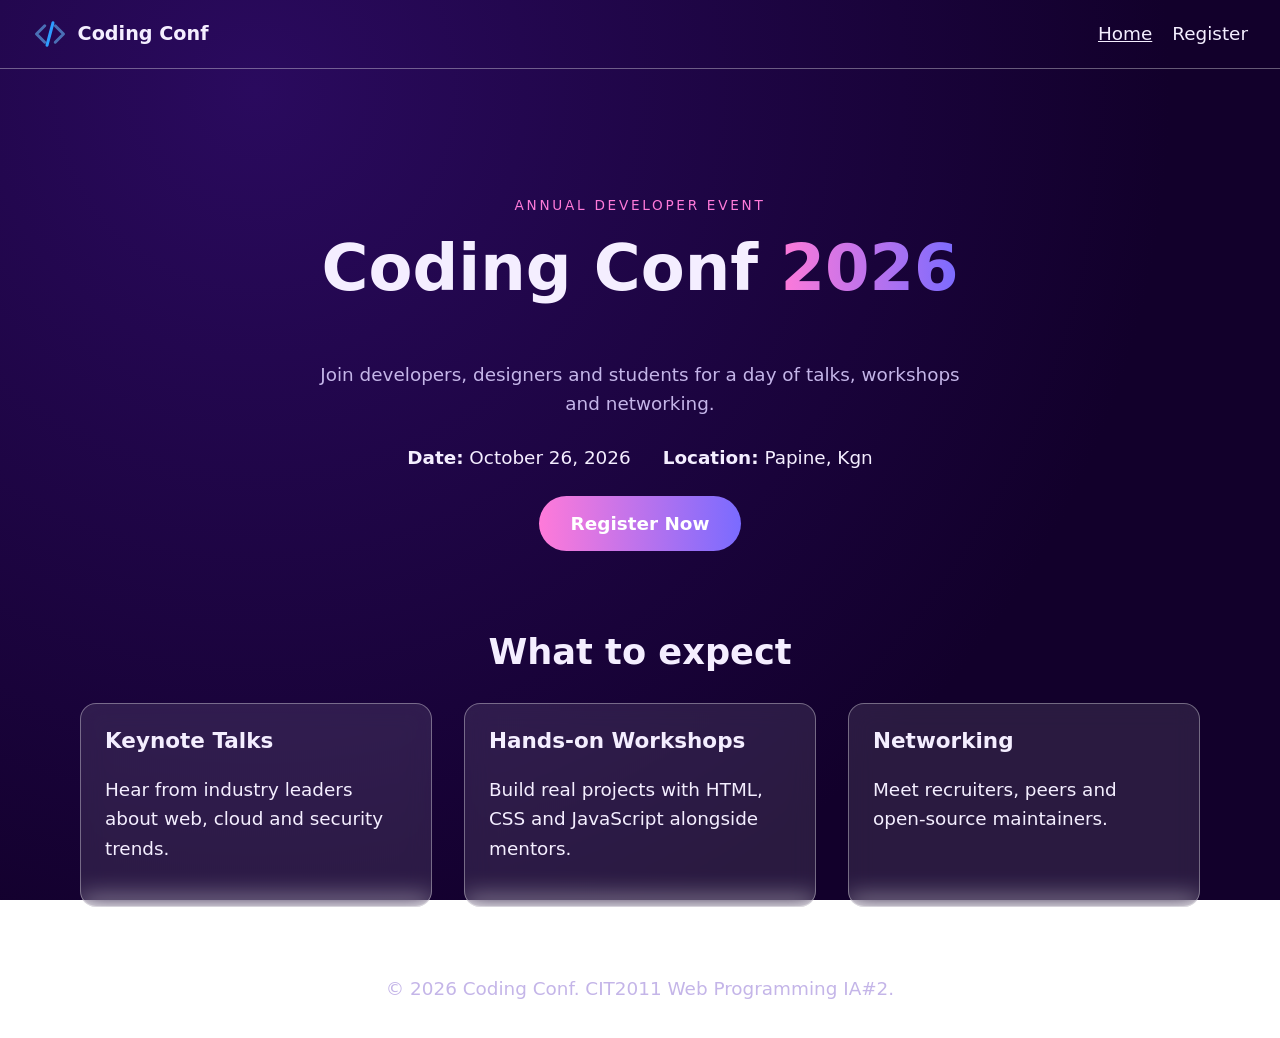
<file: index.html>
<!DOCTYPE html>
<html lang="en">
<head>
  <meta charset="UTF-8">
  <meta name="viewport" content="width=device-width, initial-scale=1">
  <title>Coding Conf 2026</title>
  <link rel="stylesheet" href="style.css">
</head>
<body>
  <a class="skip-link" href="#main">Skip to main content</a>

  <header class="site-header">
    <a class="brand" href="index.html">
      <img src="logo.svg" alt="" width="36" height="36">
      <span>Coding Conf</span>
    </a>
    <nav aria-label="Main navigation">
      <ul>
        <li><a href="index.html" aria-current="page">Home</a></li>
        <li><a href="login.html">Register</a></li>
      </ul>
    </nav>
  </header>

  <main id="main">
    <section class="hero">
      <p class="eyebrow">Annual Developer Event</p>
      <h1>Coding Conf <span class="gradient-text">2026</span></h1>
      <p class="lead">Join developers, designers and students for a day of talks,
        workshops and networking.</p>
      <ul class="meta-list">
        <li><strong>Date:</strong> October 26, 2026</li>
        <li><strong>Location:</strong> Papine, Kgn</li>
      </ul>
      <a class="btn" href="login.html">Register Now</a>
    </section>

    <section class="cards" aria-labelledby="about-heading">
      <h2 id="about-heading" class="section-title">What to expect</h2>
      <div class="card-grid">
        <article class="card">
          <h3>Keynote Talks</h3>
          <p>Hear from industry leaders about web, cloud and security trends.</p>
        </article>
        <article class="card">
          <h3>Hands-on Workshops</h3>
          <p>Build real projects with HTML, CSS and JavaScript alongside mentors.</p>
        </article>
        <article class="card">
          <h3>Networking</h3>
          <p>Meet recruiters, peers and open-source maintainers.</p>
        </article>
      </div>
    </section>
  </main>

  <footer class="site-footer">
    <p>&copy; 2026 Coding Conf. CIT2011 Web Programming IA#2.</p>
  </footer>
</body>
</html>
</file>
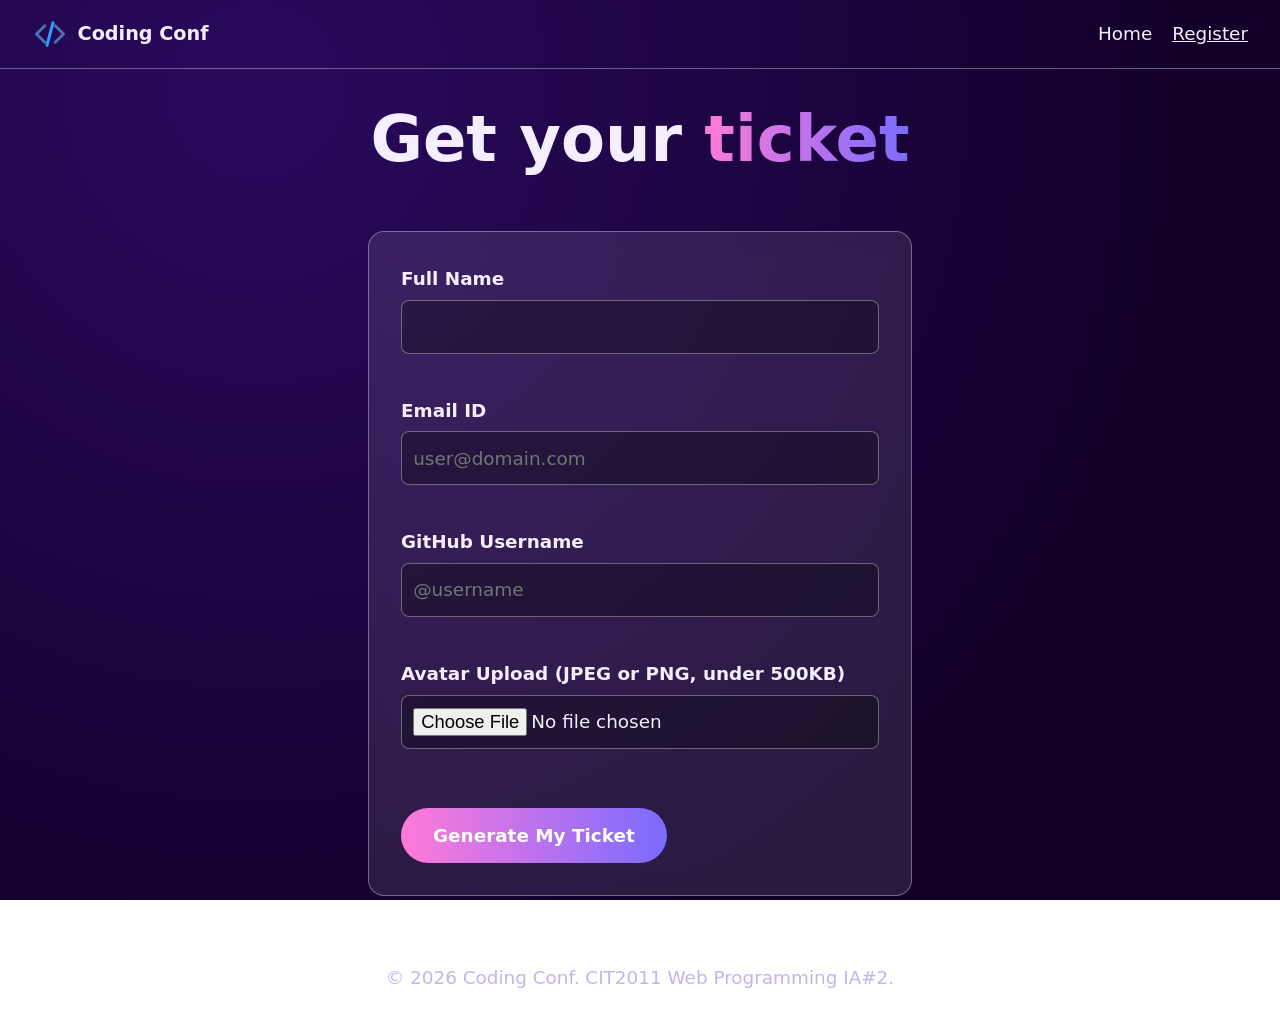
<file: login.html>
<!DOCTYPE html>
<html lang="en">
<head>
  <meta charset="UTF-8">
  <meta name="viewport" content="width=device-width, initial-scale=1">
  <title>Register | Coding Conf</title>
  <link rel="stylesheet" href="style.css">
</head>
<body>
  <a class="skip-link" href="#main">Skip to main content</a>

  <header class="site-header">
    <a class="brand" href="index.html">
      <img src="logo.svg" alt="" width="36" height="36">
      <span>Coding Conf</span>
    </a>
    <nav aria-label="Main navigation">
      <ul>
        <li><a href="index.html">Home</a></li>
        <li><a href="login.html" aria-current="page">Register</a></li>
      </ul>
    </nav>
  </header>

  <main id="main">
    <section class="form-section" aria-labelledby="reg-heading">
      <h1 id="reg-heading">Get your <span class="gradient-text">ticket</span></h1>

      <form id="regForm" novalidate>
        <div class="field">
          <label for="fullName">Full Name</label>
          <input type="text" id="fullName" name="fullName" autocomplete="name"
                 aria-describedby="fullName-error">
          <p class="error" id="fullName-error" aria-live="polite"></p>
        </div>

        <div class="field">
          <label for="email">Email ID</label>
          <input type="email" id="email" name="email" autocomplete="email"
                 placeholder="user@domain.com" aria-describedby="email-error">
          <p class="error" id="email-error" aria-live="polite"></p>
        </div>

        <div class="field">
          <label for="github">GitHub Username</label>
          <input type="text" id="github" name="github" placeholder="@username"
                 aria-describedby="github-error">
          <p class="error" id="github-error" aria-live="polite"></p>
        </div>

        <div class="field">
          <label for="avatar">Avatar Upload (JPEG or PNG, under 500KB)</label>
          <input type="file" id="avatar" name="avatar" accept="image/jpeg,image/png"
                 aria-describedby="avatar-error">
          <p class="error" id="avatar-error" aria-live="polite"></p>
        </div>
        <p class="error" id="form-status" role="alert"></p>
        <button type="submit" class="btn">Generate My Ticket</button>
      </form>
    </section>
  </main>

  <footer class="site-footer">
    <p>&copy; 2026 Coding Conf. CIT2011 Web Programming IA#2.</p>
  </footer>

  <script src="validation.js"></script>
</body>
</html>
</file>
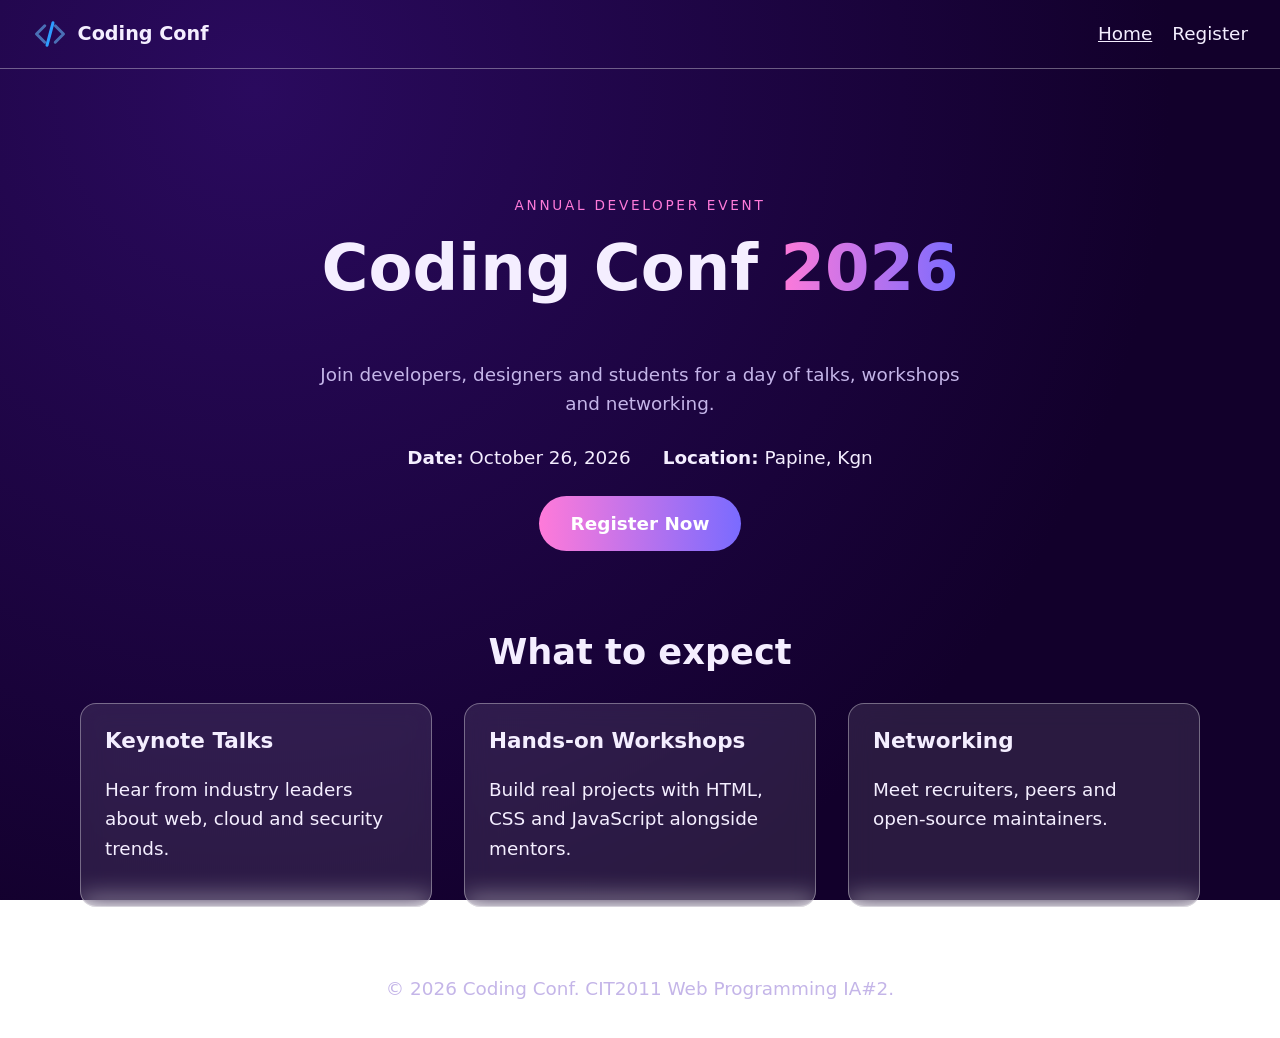
<file: ticket.html>
<!DOCTYPE html>
<html lang="en">
<head>
  <meta charset="UTF-8">
  <meta name="viewport" content="width=device-width, initial-scale=1">
  <title>Your Ticket | Coding Conf</title>
  <link rel="stylesheet" href="style.css">
</head>
<body>
  <a class="skip-link" href="#main">Skip to main content</a>

  <header class="site-header">
    <a class="brand" href="index.html">
      <img src="logo.svg" alt="" width="36" height="36">
      <span>Coding Conf</span>
    </a>
    <nav aria-label="Main navigation">
      <ul>
        <li><a href="index.html">Home</a></li>
        <li><a href="login.html">Register</a></li>
      </ul>
    </nav>
  </header>

  <main id="main">
    <section class="ticket-section" aria-labelledby="congrats">
      <h1 id="congrats">Congrats, <span class="gradient-text" id="ticketName">Guest</span>! Your ticket is ready.</h1>
      <p class="lead" id="ticketEmailMsg">We'll send details to your email.</p>

      <article class="ticket" aria-label="Conference ticket">
        <span class="serial" id="ticketSerial">#00000</span>
        <div class="ticket-brand">
          <img src="logo.svg" alt="Coding Conf logo" width="48" height="48">
          <div>
            <h2>Coding Conf 2026</h2>
            <p>October 26, 2026 / Papine, Kgn</p>
          </div>
        </div>
        <div class="ticket-body">
          <img class="avatar" id="ticketAvatar" src="logo.svg"
               alt="Profile picture of attendee" width="96" height="96">
          <p class="attendee" id="ticketFullName"></p>
          <a id="ticketGithub" href="https://github.com/" target="_blank" rel="noopener"></a>
        </div>
      </article>
    </section>
  </main>

  <footer class="site-footer">
    <p>&copy; 2026 Coding Conf. CIT2011 Web Programming IA#2.</p>
  </footer>

  <script src="ticket.js"></script>
</body>
</html>
</file>
<file: style.css>
:root {
  --bg-dark: #12002b;
  --bg-mid: #2a0a5e;
  --text: #f4eeff;
  --text-muted: #c4b5e8;
  --accent-1: #ff7ad9;
  --accent-2: #7a6bff;
  --error: #ff9aa8;
  --glass-bg: rgba(255, 255, 255, 0.1);
  --glass-border: rgba(255, 255, 255, 0.35);
  --radius: 1rem;
  --gap: clamp(1rem, 3vw, 2rem);

  --fs-body: clamp(1rem, 0.95rem + 0.3vw, 1.15rem);
  --fs-h1: clamp(2rem, 1.2rem + 4vw, 4rem);
  --fs-h2: clamp(1.4rem, 1rem + 2vw, 2.2rem);
}

* { box-sizing: border-box; }

body {
  margin: 0;
  min-height: 100vh;
  display: flex;
  flex-direction: column;
  font-family: system-ui, -apple-system, "Segoe UI", sans-serif;
  font-size: var(--fs-body);
  line-height: 1.6;
  color: var(--text);
  background: radial-gradient(circle at 20% 10%, var(--bg-mid), var(--bg-dark) 70%) fixed;
}

main { flex: 1; padding: var(--gap); }

:is(h1, h2, h3) { line-height: 1.2; margin-top: 0; }
h1 { font-size: var(--fs-h1); }
:is(.section-title, .ticket-brand h2) { font-size: var(--fs-h2); }

:where(ul) { list-style: none; padding: 0; margin: 0; }

.gradient-text {
  background: linear-gradient(90deg, var(--accent-1), var(--accent-2));
  -webkit-background-clip: text;
  background-clip: text;
  color: transparent;
}

.lead { color: var(--text-muted); max-width: 40rem; margin-inline: auto; }

.skip-link {
  position: absolute;
  left: 1rem;
  top: -4rem;
  background: #fff;
  color: #000;
  padding: 0.5rem 1rem;
  border-radius: 0.5rem;
  z-index: 10;
}
.skip-link:focus { top: 1rem; }

:is(a, button, input):focus-visible {
  outline: 3px solid #ffe066;
  outline-offset: 3px;
}

.site-header {
  display: flex;
  flex-wrap: wrap;
  justify-content: space-between;
  align-items: center;
  gap: 1rem;
  padding: 1rem var(--gap);
  border-bottom: 1px solid var(--glass-border);
}

.brand {
  display: flex;
  align-items: center;
  gap: 0.6rem;
  font-weight: 700;
  font-size: 1.2rem;
}

.site-header nav ul { display: flex; gap: 1.25rem; }

:is(.site-header, .site-footer, .ticket) a:not(.btn) {
  color: var(--text);
  text-decoration: none;
  transition: color 0.3s;
}
:is(.site-header, .ticket) a:not(.btn):hover { color: var(--accent-1); }
.site-header a[aria-current="page"] { text-decoration: underline; }

.site-footer {
  text-align: center;
  padding: 1rem;
  color: var(--text-muted);
  border-top: 1px solid var(--glass-border);
}

.hero {
  text-align: center;
  padding-block: clamp(2rem, 8vw, 5rem);
  animation: fadeUp 0.8s ease both;
}

.eyebrow {
  text-transform: uppercase;
  letter-spacing: 0.2em;
  color: var(--accent-1);
  font-size: 0.85rem;
}

.meta-list {
  display: flex;
  flex-wrap: wrap;
  justify-content: center;
  gap: 1rem 2rem;
  margin: 1.5rem 0;
}

.btn {
  display: inline-block;
  padding: 0.8rem 2rem;
  border: 0;
  border-radius: 999px;
  font: inherit;
  font-weight: 700;
  color: #fff;
  text-decoration: none;
  cursor: pointer;
  background: linear-gradient(90deg, var(--accent-1), var(--accent-2));
  transition: transform 0.25s, box-shadow 0.25s;
}
.btn:hover { transform: translateY(-3px); box-shadow: 0 8px 24px rgba(255, 122, 217, 0.4); }

.cards { max-width: 70rem; margin-inline: auto; }
.section-title { text-align: center; }

.card-grid {
  display: grid;
  grid-template-columns: repeat(auto-fit, minmax(15rem, 1fr));
  gap: var(--gap);
}

:is(.card, #regForm, .ticket) {
  background: var(--glass-bg);
  border: 1px solid var(--glass-border);
  border-radius: var(--radius);
  backdrop-filter: blur(12px);
  -webkit-backdrop-filter: blur(12px);
}

.card { padding: 1.5rem; transition: transform 0.3s; }
.card:hover { transform: translateY(-6px); }

.form-section { max-width: 34rem; margin-inline: auto; text-align: center; }

#regForm { padding: var(--gap); text-align: left; }

.field { margin-bottom: 1.25rem; }
.field label { display: block; margin-bottom: 0.4rem; font-weight: 600; }

.field input {
  width: 100%;
  padding: 0.7rem;
  font: inherit;
  color: var(--text);
  background: rgba(0, 0, 0, 0.3);
  border: 1px solid var(--glass-border);
  border-radius: 0.5rem;
}

.field:has(.error:not(:empty)) input { border-color: var(--error); }

.error { min-height: 1.2em; margin: 0.3rem 0 0; color: var(--error); font-size: 0.9rem; }

.ticket-section { text-align: center; }

.ticket {
  position: relative;              
  max-width: 32rem;
  margin: 2rem auto 0;
  padding: 2rem;
  text-align: left;
  box-shadow: 0 10px 40px rgba(0, 0, 0, 0.4);
  animation: fadeUp 0.8s ease both;
}

.serial {
  position: absolute;
  top: 1rem;
  right: 1.25rem;
  color: var(--text-muted);
  font-family: monospace;
}

.ticket-brand { display: flex; align-items: center; gap: 1rem; }
.ticket-brand h2 { margin: 0; }
.ticket-brand p { margin: 0; color: var(--text-muted); }

.ticket-body {
  margin-top: 1.5rem;
  padding-top: 1.5rem;
  border-top: 1px dashed var(--glass-border);
}
.ticket-body::after { content: ""; display: block; clear: both; }  

.avatar {
  float: left;                   
  margin-right: 1.25rem;
  border-radius: 50%;
  object-fit: cover;
  border: 2px solid var(--glass-border);
}

.attendee { margin: 0.5rem 0 0; font-size: 1.3rem; font-weight: 700; }

@keyframes fadeUp {
  from { opacity: 0; transform: translateY(20px); }
  to   { opacity: 1; transform: translateY(0); }
}

@media (prefers-reduced-motion: reduce) {
  * { animation: none !important; transition: none !important; }
}

@media (max-width: 480px) {
  .site-header { justify-content: center; }
  .ticket { padding: 1.25rem; }
  .avatar { float: none; display: block; margin: 0 auto 1rem; }
  .attendee, #ticketGithub { text-align: center; display: block; }
}
</file>
